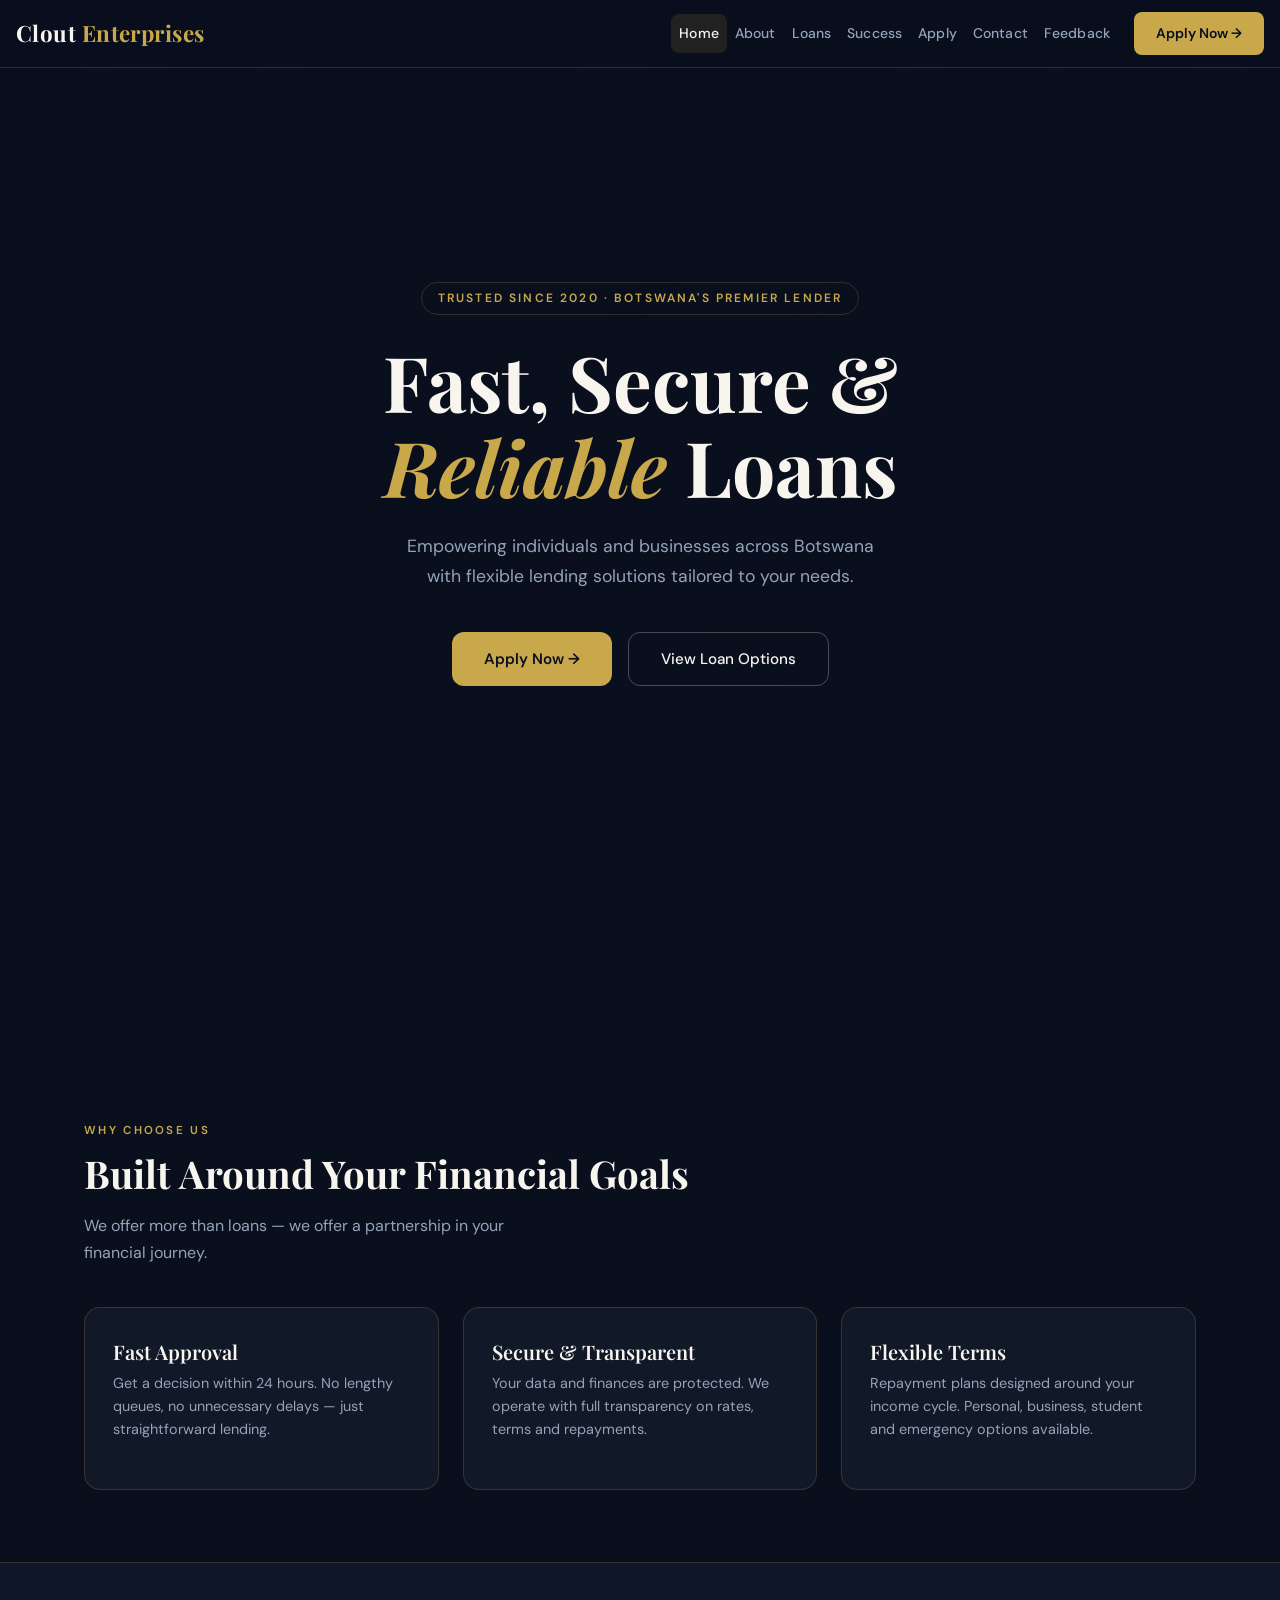
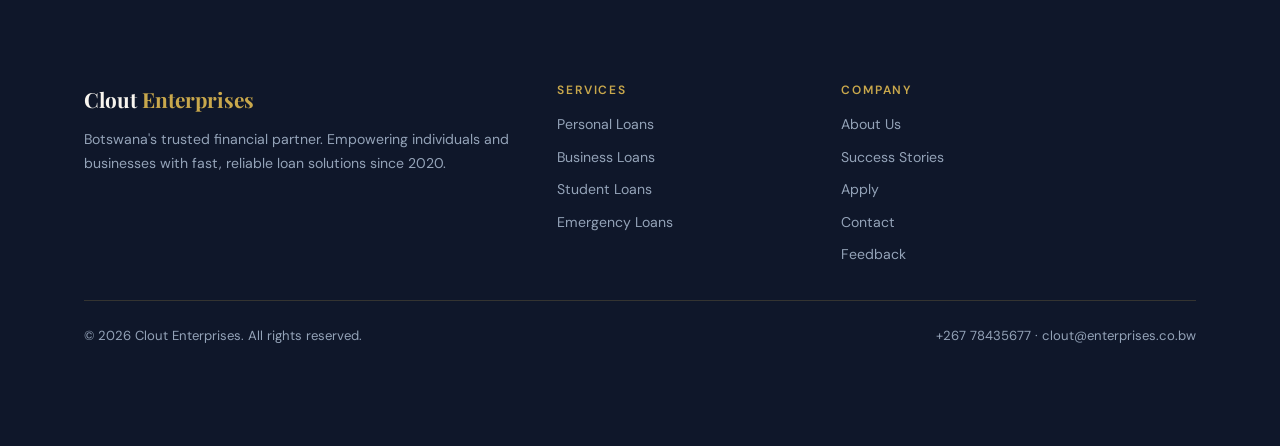
<file: index.html>
<!DOCTYPE html>
<html lang="en">
<head>
  <meta charset="UTF-8">
  <meta name="viewport" content="width=device-width, initial-scale=1.0">
  <title>Clout Enterprises — Financial Freedom Starts Here</title>
  <link href="https://cdn.jsdelivr.net/npm/bootstrap@5.3.3/dist/css/bootstrap.min.css" rel="stylesheet">
  <link rel="stylesheet" href="style.css">
</head>
<body>

<!-- NAVBAR -->
<nav class="navbar navbar-expand-lg">
  <div class="container-fluid px-3">
    <a href="index.html" class="navbar-brand">Clout <span>Enterprises</span></a>
    <button class="navbar-toggler" type="button" data-bs-toggle="collapse" data-bs-target="#navMenu" aria-controls="navMenu" aria-expanded="false" aria-label="Toggle navigation">
      <span class="navbar-toggler-icon"></span>
    </button>
    <div class="collapse navbar-collapse" id="navMenu">
      <div class="navbar-nav ms-auto">
        <a href="index.html" class="nav-link active">Home</a>
        <a href="about.html" class="nav-link">About</a>
        <a href="loan.html" class="nav-link">Loans</a>
        <a href="success.html" class="nav-link">Success</a>
        <a href="apply.html" class="nav-link">Apply</a>
        <a href="contact.html" class="nav-link">Contact</a>
        <a href="feedback.html" class="nav-link">Feedback</a>
      </div>
      <a href="apply.html" class="nav-cta ms-3">Apply Now →</a>
    </div>
  </div>
</nav>

<main>
  <!-- HERO SECTION -->
  <section class="hero">
    <video autoplay muted loop playsinline class="hero-video">
  <source src="hero-video.mp4" type="video/mp4">
</video>
    <div class="hero-overlay"></div>
    <div class="hero-content">
      <div class="hero-eyebrow"> Trusted Since 2020 · Botswana's Premier Lender</div>
      <h1>Fast, Secure &amp;<br><em>Reliable</em> Loans</h1>
      <p>Empowering individuals and businesses across Botswana with flexible lending solutions tailored to your needs.</p>
      <div class="hero-actions">
        <a href="apply.html" class="btn-primary">Apply Now →</a>
        <a href="loan.html" class="btn-outline">View Loan Options</a>
      </div>
    </div>
  </section>

  <!-- STATS STRIP -->
  <div class="hero-stats">
    <div class="container-fluid px-2">
      <div class="row g-0 justify-content-center text-center">
        <div class="col-6 col-md-3 stat-item">
          <span class="stat-num">2,400+</span>
          <span class="stat-label">Clients Served</span>
        </div>
        <div class="col-6 col-md-3 stat-item">
          <span class="stat-num">P50K</span>
          <span class="stat-label">Max Loan Amount</span>
        </div>
        <div class="col-6 col-md-3 stat-item">
          <span class="stat-num">24hr</span>
          <span class="stat-label">Fast Approval</span>
        </div>
        <div class="col-6 col-md-3 stat-item">
          <span class="stat-num">98%</span>
          <span class="stat-label">Satisfaction Rate</span>
        </div>
      </div>
    </div>
  </div>

  <!-- WHY US -->
  <div class="container">
    <div class="section-label">Why Choose Us</div>
    <h2 class="section-title">Built Around Your Financial Goals</h2>
    <p class="section-sub">We offer more than loans — we offer a partnership in your financial journey.</p>

    <div class="row g-4 mt-2">
      <div class="col-12 col-md-4">
        <div class="card fade-up h-100">
          <h3>Fast Approval</h3>
          <p>Get a decision within 24 hours. No lengthy queues, no unnecessary delays — just straightforward lending.</p>
        </div>
      </div>
      <div class="col-12 col-md-4">
        <div class="card fade-up-2 h-100">
          <h3>Secure &amp; Transparent</h3>
          <p>Your data and finances are protected. We operate with full transparency on rates, terms and repayments.</p>
        </div>
      </div>
      <div class="col-12 col-md-4">
        <div class="card fade-up-3 h-100">
          <h3>Flexible Terms</h3>
          <p>Repayment plans designed around your income cycle. Personal, business, student and emergency options available.</p>
        </div>
      </div>
    </div>
  </div>

</main>

<!-- FOOTER -->
<footer class="footer">
  <div class="container">
    <div class="row g-4 mb-4">
      <div class="col-12 col-md-5">
        <div class="footer-brand">Clout <span>Enterprises</span></div>
        <p class="footer-desc">Botswana's trusted financial partner. Empowering individuals and businesses with fast, reliable loan solutions since 2020.</p>
      </div>
      <div class="col-6 col-md-3 footer-col">
        <h5>Services</h5>
        <a href="loan.html">Personal Loans</a>
        <a href="loan.html">Business Loans</a>
        <a href="loan.html">Student Loans</a>
        <a href="loan.html">Emergency Loans</a>
      </div>
      <div class="col-6 col-md-4 footer-col">
        <h5>Company</h5>
        <a href="about.html">About Us</a>
        <a href="success.html">Success Stories</a>
        <a href="apply.html">Apply</a>
        <a href="contact.html">Contact</a>
        <a href="feedback.html">Feedback</a>
      </div>
    </div>
    <div class="footer-bottom">
      <span>© 2026 Clout Enterprises. All rights reserved.</span>
      <span>+267 78435677 · clout@enterprises.co.bw</span>
    </div>
  </div>
</footer>

<script src="https://cdn.jsdelivr.net/npm/bootstrap@5.3.3/dist/js/bootstrap.bundle.min.js"></script>
</body>
</html>
</file>
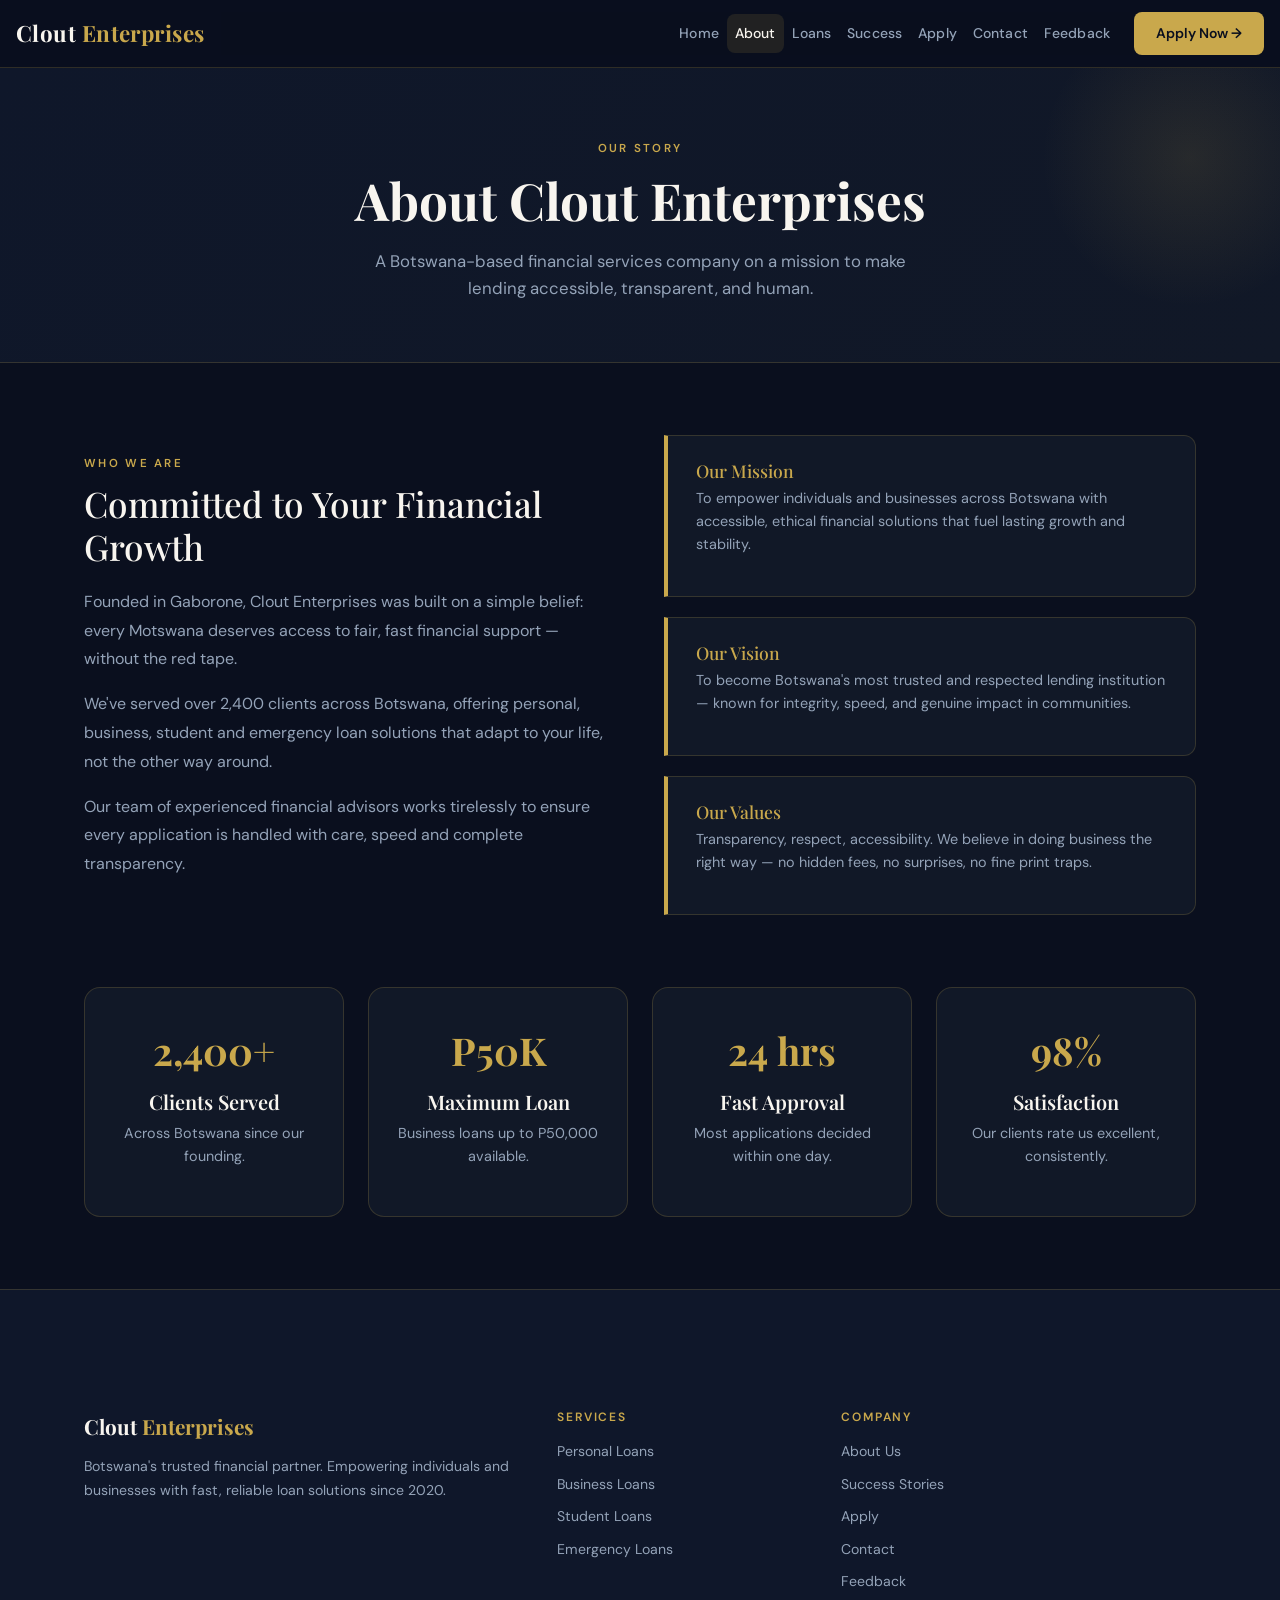
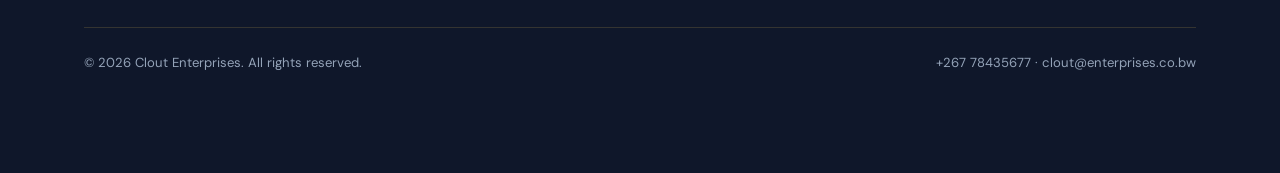
<file: about.html>
<!DOCTYPE html>
<html lang="en">
<head>
  <meta charset="UTF-8">
  <meta name="viewport" content="width=device-width, initial-scale=1.0">
  <title>About — Clout Enterprises</title>
  <link href="https://cdn.jsdelivr.net/npm/bootstrap@5.3.3/dist/css/bootstrap.min.css" rel="stylesheet">
  <link rel="stylesheet" href="style.css">
</head>
<body>

<nav class="navbar navbar-expand-lg">
  <div class="container-fluid px-3">
    <a href="index.html" class="navbar-brand">Clout <span>Enterprises</span></a>
    <button class="navbar-toggler" type="button" data-bs-toggle="collapse" data-bs-target="#navMenu">
      <span class="navbar-toggler-icon"></span>
    </button>
    <div class="collapse navbar-collapse" id="navMenu">
      <div class="navbar-nav ms-auto">
        <a href="index.html" class="nav-link">Home</a>
        <a href="about.html" class="nav-link active">About</a>
        <a href="loan.html" class="nav-link">Loans</a>
        <a href="success.html" class="nav-link">Success</a>
        <a href="apply.html" class="nav-link">Apply</a>
        <a href="contact.html" class="nav-link">Contact</a>
        <a href="feedback.html" class="nav-link">Feedback</a>
      </div>
      <a href="apply.html" class="nav-cta ms-3">Apply Now →</a>
    </div>
  </div>
</nav>

<main>
  <div class="page-hero">
    <div class="eyebrow">Our Story</div>
    <h1>About Clout Enterprises</h1>
    <p>A Botswana-based financial services company on a mission to make lending accessible, transparent, and human.</p>
  </div>

  <div class="container">

    <!-- WHO WE ARE -->
    <div class="row g-5 align-items-center mb-5">
      <div class="col-12 col-lg-6 about-text fade-up">
        <div class="section-label">Who We Are</div>
        <h2>Committed to Your Financial Growth</h2>
        <p>Founded in Gaborone, Clout Enterprises was built on a simple belief: every Motswana deserves access to fair, fast financial support — without the red tape.</p>
        <p>We've served over 2,400 clients across Botswana, offering personal, business, student and emergency loan solutions that adapt to your life, not the other way around.</p>
        <p>Our team of experienced financial advisors works tirelessly to ensure every application is handled with care, speed and complete transparency.</p>
      </div>
      <div class="col-12 col-lg-6 fade-up-2">
        <div class="about-pillars">
          <div class="pillar">
            <h4>Our Mission</h4>
            <p>To empower individuals and businesses across Botswana with accessible, ethical financial solutions that fuel lasting growth and stability.</p>
          </div>
          <div class="pillar">
            <h4>Our Vision</h4>
            <p>To become Botswana's most trusted and respected lending institution — known for integrity, speed, and genuine impact in communities.</p>
          </div>
          <div class="pillar">
            <h4>Our Values</h4>
            <p>Transparency, respect, accessibility. We believe in doing business the right way — no hidden fees, no surprises, no fine print traps.</p>
          </div>
        </div>
      </div>
    </div>

    <!-- STATS -->
    <div class="row g-4" style="margin-top: 40px;">
      <div class="col-6 col-md-3">
        <div class="card text-center h-100">
          <div style="font-family:var(--ff-display);font-size:2.4rem;color:var(--gold);font-weight:700;">2,400+</div>
          <h3 style="margin-top:8px;">Clients Served</h3>
          <p>Across Botswana since our founding.</p>
        </div>
      </div>
      <div class="col-6 col-md-3">
        <div class="card text-center h-100">
          <div style="font-family:var(--ff-display);font-size:2.4rem;color:var(--gold);font-weight:700;">P50K</div>
          <h3 style="margin-top:8px;">Maximum Loan</h3>
          <p>Business loans up to P50,000 available.</p>
        </div>
      </div>
      <div class="col-6 col-md-3">
        <div class="card text-center h-100">
          <div style="font-family:var(--ff-display);font-size:2.4rem;color:var(--gold);font-weight:700;">24 hrs</div>
          <h3 style="margin-top:8px;">Fast Approval</h3>
          <p>Most applications decided within one day.</p>
        </div>
      </div>
      <div class="col-6 col-md-3">
        <div class="card text-center h-100">
          <div style="font-family:var(--ff-display);font-size:2.4rem;color:var(--gold);font-weight:700;">98%</div>
          <h3 style="margin-top:8px;">Satisfaction</h3>
          <p>Our clients rate us excellent, consistently.</p>
        </div>
      </div>
    </div>

  </div>
</main>

<!--FOOTER-->
<footer class="footer">
  <div class="container">
    <div class="row g-4 mb-4">
      <div class="col-12 col-md-5">
        <div class="footer-brand">Clout <span>Enterprises</span></div>
        <p class="footer-desc">Botswana's trusted financial partner. Empowering individuals and businesses with fast, reliable loan solutions since 2020.</p>
      </div>
      <div class="col-6 col-md-3 footer-col">
        <h5>Services</h5>
        <a href="loan.html">Personal Loans</a>
        <a href="loan.html">Business Loans</a>
        <a href="loan.html">Student Loans</a>
        <a href="loan.html">Emergency Loans</a>
      </div>
      <div class="col-6 col-md-4 footer-col">
        <h5>Company</h5>
        <a href="about.html">About Us</a>
        <a href="success.html">Success Stories</a>
        <a href="apply.html">Apply</a>
        <a href="contact.html">Contact</a>
        <a href="feedback.html">Feedback</a>
      </div>
    </div>
    <div class="footer-bottom">
      <span>© 2026 Clout Enterprises. All rights reserved.</span>
      <span>+267 78435677 · clout@enterprises.co.bw</span>
    </div>
  </div>
</footer>

<script src="https://cdn.jsdelivr.net/npm/bootstrap@5.3.3/dist/js/bootstrap.bundle.min.js"></script>
</body>
</html>
</file>
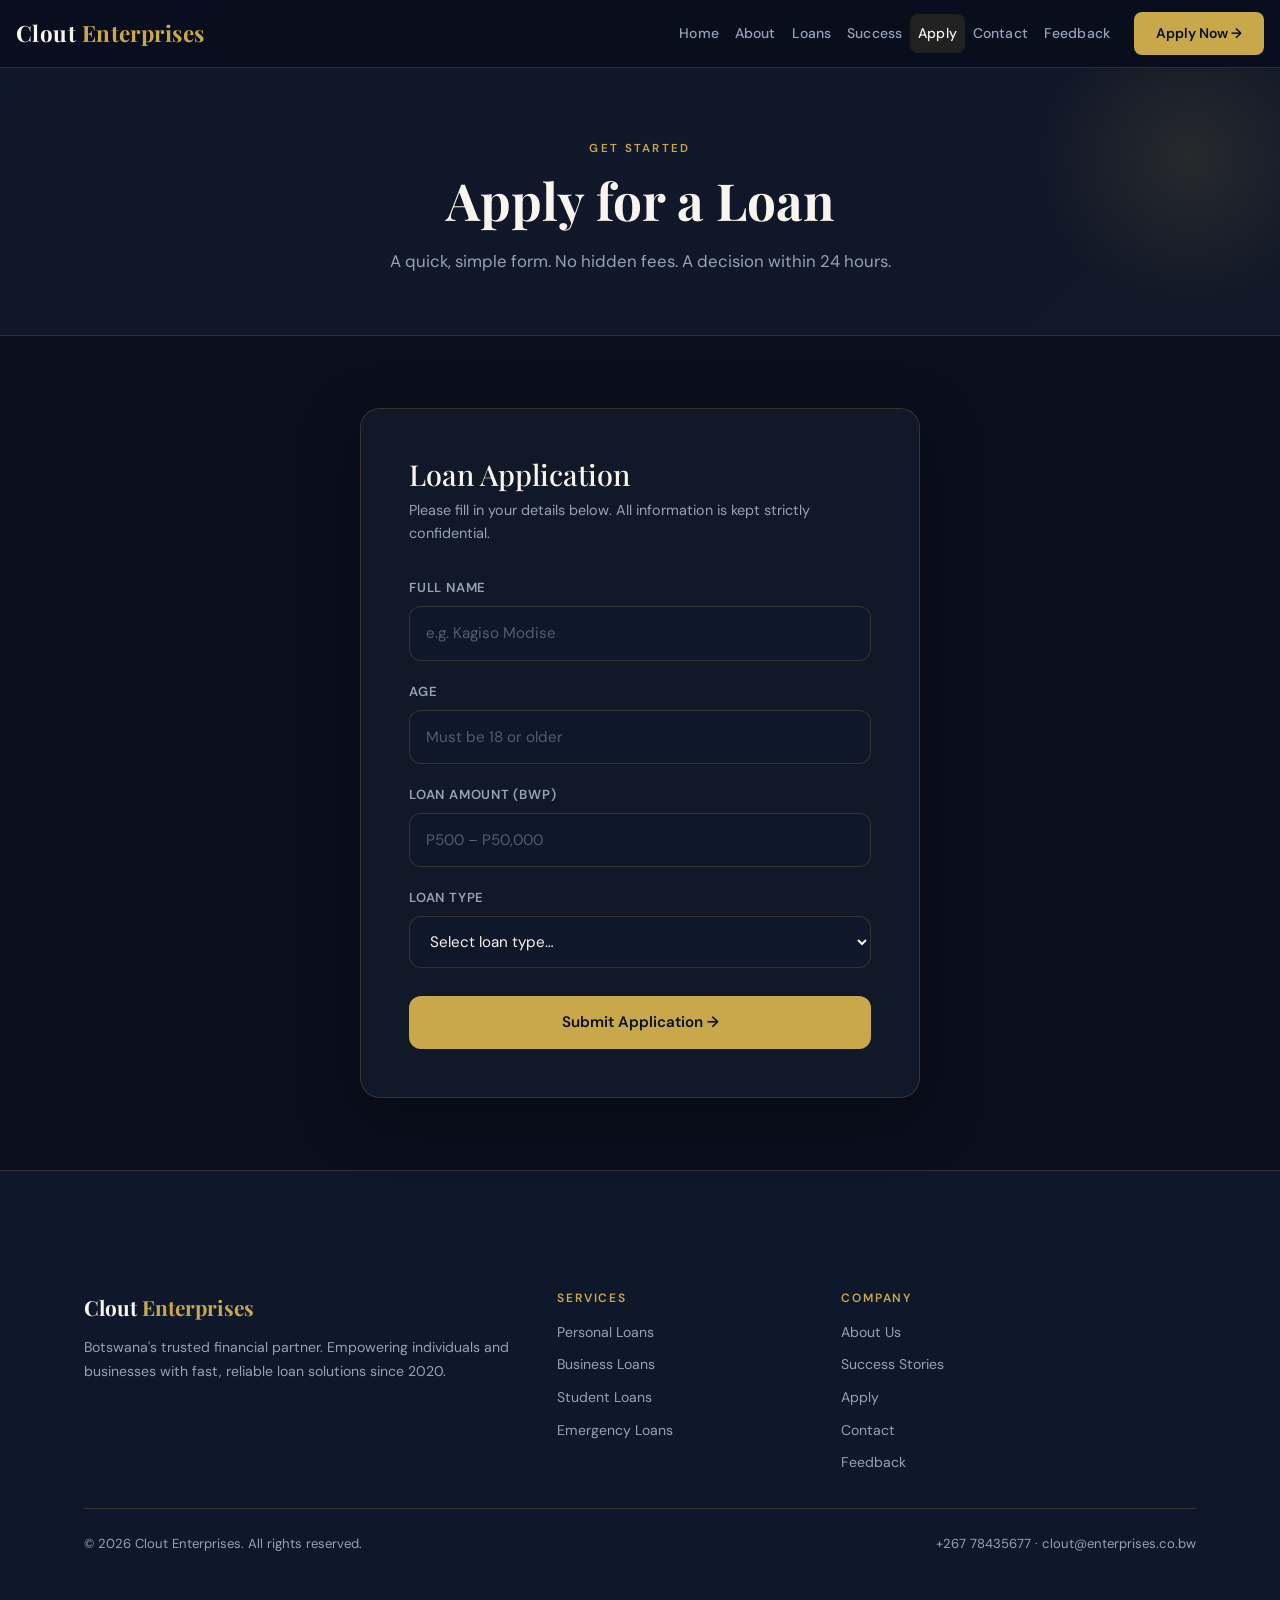
<file: apply.html>
<!DOCTYPE html>
<html lang="en">
<head>
  <meta charset="UTF-8">
  <meta name="viewport" content="width=device-width, initial-scale=1.0">
  <title>Apply — Clout Enterprises</title>
  <link href="https://cdn.jsdelivr.net/npm/bootstrap@5.3.3/dist/css/bootstrap.min.css" rel="stylesheet">
  <link rel="stylesheet" href="style.css">
</head>
<body>

<nav class="navbar navbar-expand-lg">
  <div class="container-fluid px-3">
    <a href="index.html" class="navbar-brand">Clout <span>Enterprises</span></a>
    <button class="navbar-toggler" type="button" data-bs-toggle="collapse" data-bs-target="#navMenu">
      <span class="navbar-toggler-icon"></span>
    </button>
    <div class="collapse navbar-collapse" id="navMenu">
      <div class="navbar-nav ms-auto">
        <a href="index.html" class="nav-link">Home</a>
        <a href="about.html" class="nav-link">About</a>
        <a href="loan.html" class="nav-link">Loans</a>
        <a href="success.html" class="nav-link">Success</a>
        <a href="apply.html" class="nav-link active">Apply</a>
        <a href="contact.html" class="nav-link">Contact</a>
        <a href="feedback.html" class="nav-link">Feedback</a>
      </div>
      <a href="apply.html" class="nav-cta ms-3">Apply Now →</a>
    </div>
  </div>
</nav>

<div class="page-hero">
  <div class="eyebrow">Get Started</div>
  <h1>Apply for a Loan</h1>
  <p>A quick, simple form. No hidden fees. A decision within 24 hours.</p>
</div>


<div class="container" style="max-width:640px;">
  <div class="form-card fade-up">
    <h2>Loan Application</h2>
    <p class="sub">Please fill in your details below. All information is kept strictly confidential.</p>

    <form id="loanForm">
      <div class="form-group">
        <label for="name">Full Name</label>
        <input type="text" id="name" placeholder="e.g. Kagiso Modise" required>
      </div>
      <div class="form-group">
        <label for="age">Age</label>
        <input type="number" id="age" placeholder="Must be 18 or older" min="18" required>
      </div>
      <div class="form-group">
        <label for="amount">Loan Amount (BWP)</label>
        <input type="number" id="amount" placeholder="P500 – P50,000" min="500" max="50000" required>
      </div>
      <div class="form-group">
        <label for="loanType">Loan Type</label>
        <select id="loanType">
          <option value="">Select loan type…</option>
          <option value="personal">Personal Loan (up to P20,000)</option>
          <option value="business">Business Loan (up to P50,000)</option>
          <option value="student">Student Loan (up to P10,000)</option>
          <option value="emergency">Emergency Loan (up to P30,000)</option>
        </select>
      </div>
      <button type="submit" class="btn-primary form-submit">Submit Application →</button>
    </form>

    <p id="msg"></p>
  </div>
</div>

<footer class="footer">
  <div class="container">
    <div class="row g-4 mb-4">
      <div class="col-12 col-md-5">
        <div class="footer-brand">Clout <span>Enterprises</span></div>
        <p class="footer-desc">Botswana's trusted financial partner. Empowering individuals and businesses with fast, reliable loan solutions since 2020.</p>
      </div>
      <div class="col-6 col-md-3 footer-col">
        <h5>Services</h5>
        <a href="loan.html">Personal Loans</a>
        <a href="loan.html">Business Loans</a>
        <a href="loan.html">Student Loans</a>
        <a href="loan.html">Emergency Loans</a>
      </div>
      <div class="col-6 col-md-4 footer-col">
        <h5>Company</h5>
        <a href="about.html">About Us</a>
        <a href="success.html">Success Stories</a>
        <a href="apply.html">Apply</a>
        <a href="contact.html">Contact</a>
        <a href="feedback.html">Feedback</a>
      </div>
    </div>
    <div class="footer-bottom">
      <span>© 2026 Clout Enterprises. All rights reserved.</span>
      <span>+267 78435677 · clout@enterprises.co.bw</span>
    </div>
  </div>
</footer>

<script src="https://cdn.jsdelivr.net/npm/bootstrap@5.3.3/dist/js/bootstrap.bundle.min.js"></script>
<script>
document.getElementById("loanForm").addEventListener("submit", async (e) => {
  e.preventDefault();
  const msg = document.getElementById("msg");
  msg.className = "";
  msg.style.display = "none";

  const age = document.getElementById("age").value;
  const amount = document.getElementById("amount").value;
  const name = document.getElementById("name").value;

  if (age < 18) {
    msg.textContent = "You must be 18 or older to apply.";
    msg.className = "error";
    return;
  }
  if (amount < 500 || amount > 50000) {
    msg.textContent = "Loan amount must be between P500 and P50,000.";
    msg.className = "error";
    return;
  }

  try {
    const res = await fetch("http://localhost:3000/apply", {
      method: "POST",
      headers: { "Content-Type": "application/json" },
      body: JSON.stringify({ name, age, amount })
    });
    const data = await res.json();
    if (data.message) {
      msg.textContent = "✓ " + data.message;
      msg.className = "success";
      e.target.reset();
    } else {
      msg.textContent = data.error;
      msg.className = "error";
    }
  } catch {
    msg.textContent = "Unable to connect to server. Please try again.";
    msg.className = "error";
  }
});
</script>
</body>
</html>
</file>
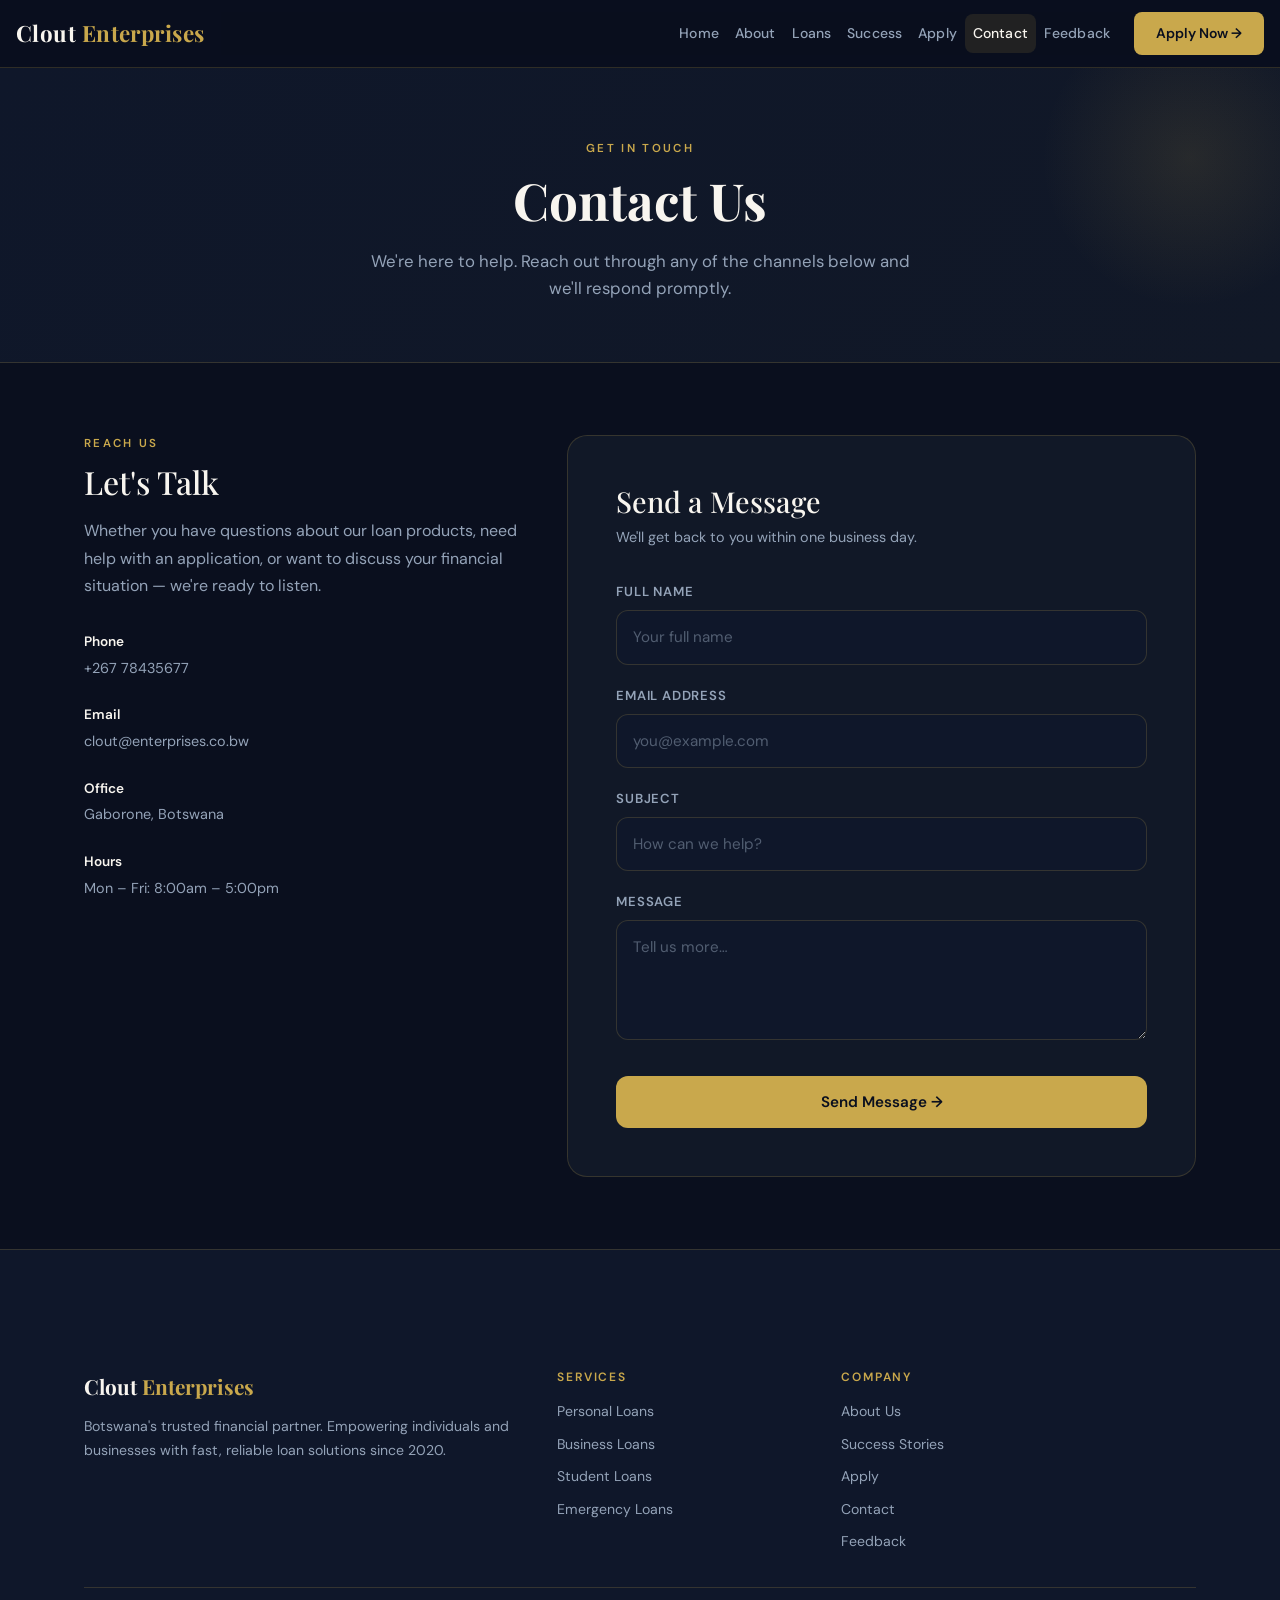
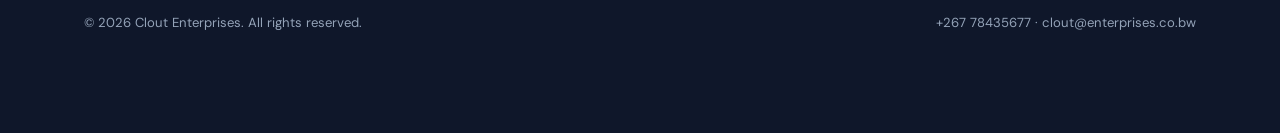
<file: contact.html>
<!DOCTYPE html>
<html lang="en">
<head>
  <meta charset="UTF-8">
  <meta name="viewport" content="width=device-width, initial-scale=1.0">
  <title>Contact — Clout Enterprises</title>
  <link href="https://cdn.jsdelivr.net/npm/bootstrap@5.3.3/dist/css/bootstrap.min.css" rel="stylesheet">
  <link rel="stylesheet" href="style.css">
</head>
<body>

<nav class="navbar navbar-expand-lg">
  <div class="container-fluid px-3">
    <a href="index.html" class="navbar-brand">Clout <span>Enterprises</span></a>
    <button class="navbar-toggler" type="button" data-bs-toggle="collapse" data-bs-target="#navMenu">
      <span class="navbar-toggler-icon"></span>
    </button>
    <div class="collapse navbar-collapse" id="navMenu">
      <div class="navbar-nav ms-auto">
        <a href="index.html" class="nav-link">Home</a>
        <a href="about.html" class="nav-link">About</a>
        <a href="loan.html" class="nav-link">Loans</a>
        <a href="success.html" class="nav-link">Success</a>
        <a href="apply.html" class="nav-link">Apply</a>
        <a href="contact.html" class="nav-link active">Contact</a>
        <a href="feedback.html" class="nav-link">Feedback</a>
      </div>
      <a href="apply.html" class="nav-cta ms-3">Apply Now →</a>
    </div>
  </div>
</nav>

<div class="page-hero">
  <div class="eyebrow">Get In Touch</div>
  <h1>Contact Us</h1>
  <p>We're here to help. Reach out through any of the channels below and we'll respond promptly.</p>
</div>

<div class="container">
  <!-- Flexible: info left + form right on desktop, stacked on mobile -->
  <div class="row g-5 align-items-start">

    <div class="col-12 col-lg-5 contact-info fade-up">
      <div class="section-label">Reach Us</div>
      <h2>Let's Talk</h2>
      <p>Whether you have questions about our loan products, need help with an application, or want to discuss your financial situation — we're ready to listen.</p>

      <div class="contact-item">
        <div class="contact-item-text">
          <strong>Phone</strong>
          <span>+267 78435677</span>
        </div>
      </div>
      <div class="contact-item">
        <div class="contact-item-text">
          <strong>Email</strong>
          <span>clout@enterprises.co.bw</span>
        </div>
      </div>
      <div class="contact-item">

        <div class="contact-item-text">
          <strong>Office</strong>
          <span>Gaborone, Botswana</span>
        </div>
      </div>
      <div class="contact-item">
        <div class="contact-item-text">
          <strong>Hours</strong>
          <span>Mon – Fri: 8:00am – 5:00pm</span>
        </div>
      </div>
    </div>

    <div class="col-12 col-lg-7 fade-up-2">
      <div class="form-card" style="max-width:100%; box-shadow:none; border:1px solid var(--border);">
        <h2>Send a Message</h2>
        <p class="sub">We'll get back to you within one business day.</p>
        <form id="contactForm">
          <div class="form-group">
            <label for="cname">Full Name</label>
            <input type="text" id="cname" placeholder="Your full name" required>
          </div>
          <div class="form-group">
            <label for="cemail">Email Address</label>
            <input type="email" id="cemail" placeholder="you@example.com" required>
          </div>
          <div class="form-group">
            <label for="subject">Subject</label>
            <input type="text" id="subject" placeholder="How can we help?">
          </div>
          <div class="form-group">
            <label for="message">Message</label>
            <textarea id="message" placeholder="Tell us more…" required></textarea>
          </div>
          <button type="submit" class="btn-primary form-submit">Send Message →</button>
        </form>
        <p id="msg"></p>
      </div>
    </div>

  </div>
</div>

<footer class="footer">
  <div class="container">
    <div class="row g-4 mb-4">
      <div class="col-12 col-md-5">
        <div class="footer-brand">Clout <span>Enterprises</span></div>
        <p class="footer-desc">Botswana's trusted financial partner. Empowering individuals and businesses with fast, reliable loan solutions since 2020.</p>
      </div>
      <div class="col-6 col-md-3 footer-col">
        <h5>Services</h5>
        <a href="loan.html">Personal Loans</a>
        <a href="loan.html">Business Loans</a>
        <a href="loan.html">Student Loans</a>
        <a href="loan.html">Emergency Loans</a>
      </div>
      <div class="col-6 col-md-4 footer-col">
        <h5>Company</h5>
        <a href="about.html">About Us</a>
        <a href="success.html">Success Stories</a>
        <a href="apply.html">Apply</a>
        <a href="contact.html">Contact</a>
        <a href="feedback.html">Feedback</a>
      </div>
    </div>
    <div class="footer-bottom">
      <span>© 2026 Clout Enterprises. All rights reserved.</span>
      <span>+267 78435677 · clout@enterprises.co.bw</span>
    </div>
  </div>
</footer>

<script src="https://cdn.jsdelivr.net/npm/bootstrap@5.3.3/dist/js/bootstrap.bundle.min.js"></script>
<script>
document.getElementById("contactForm").addEventListener("submit", (e) => {
  e.preventDefault();
  const msg = document.getElementById("msg");
  msg.textContent = "✓ Message sent! We'll be in touch within one business day.";
  msg.className = "success";
  e.target.reset();
});
</script>
</body>
</html>
</file>
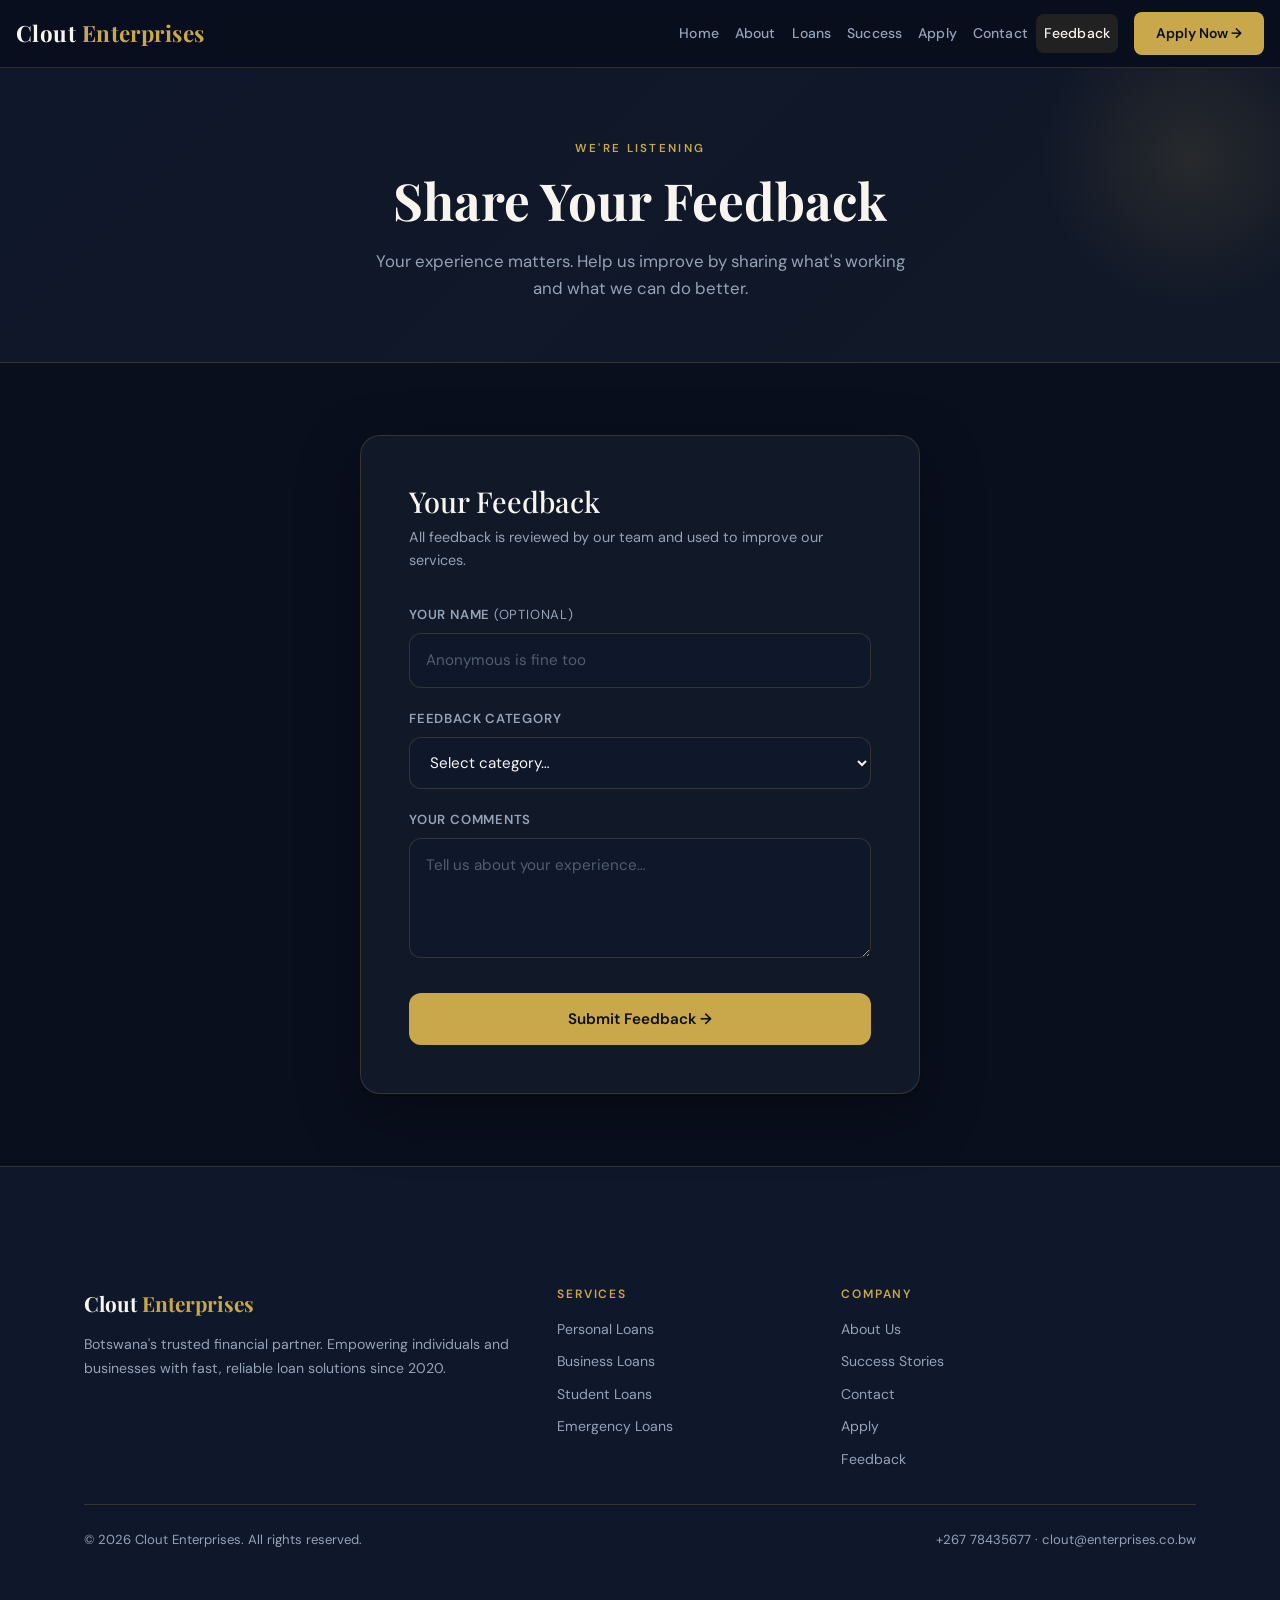
<file: feedback.html>
<!DOCTYPE html>
<html lang="en">
<head>
  <meta charset="UTF-8">
  <meta name="viewport" content="width=device-width, initial-scale=1.0">
  <title>Feedback — Clout Enterprises</title>
  <link href="https://cdn.jsdelivr.net/npm/bootstrap@5.3.3/dist/css/bootstrap.min.css" rel="stylesheet">
  <link rel="stylesheet" href="style.css">
</head>
<body>

<nav class="navbar navbar-expand-lg">
  <div class="container-fluid px-3">
    <a href="index.html" class="navbar-brand">Clout <span>Enterprises</span></a>
    <button class="navbar-toggler" type="button" data-bs-toggle="collapse" data-bs-target="#navMenu">
      <span class="navbar-toggler-icon"></span>
    </button>
    <div class="collapse navbar-collapse" id="navMenu">
      <div class="navbar-nav ms-auto">
        <a href="index.html" class="nav-link">Home</a>
        <a href="about.html" class="nav-link">About</a>
        <a href="loan.html" class="nav-link">Loans</a>
        <a href="success.html" class="nav-link">Success</a>
        <a href="apply.html" class="nav-link">Apply</a>
        <a href="contact.html" class="nav-link">Contact</a>
        <a href="feedback.html" class="nav-link active">Feedback</a>
      </div>
      <a href="apply.html" class="nav-cta ms-3">Apply Now →</a>
    </div>
  </div>
</nav>

<div class="page-hero">
  <div class="eyebrow">We're Listening</div>
  <h1>Share Your Feedback</h1>
  <p>Your experience matters. Help us improve by sharing what's working and what we can do better.</p>
</div>

<div class="container" style="max-width:660px;">
  <div class="form-card fade-up">
    <h2>Your Feedback</h2>
    <p class="sub">All feedback is reviewed by our team and used to improve our services.</p>

    <form id="feedbackForm">
      <div class="form-group">
        <label for="fname">Your Name <span style="color:var(--muted);font-weight:400;">(optional)</span></label>
        <input type="text" id="fname" placeholder="Anonymous is fine too">
      </div>


      <div class="form-group">
        <label for="category">Feedback Category</label>
        <select id="category">
          <option value="">Select category…</option>
          <option value="service">Customer Service</option>
          <option value="process">Application Process</option>
          <option value="rates">Loan Rates &amp; Terms</option>
          <option value="speed">Processing Speed</option>
          <option value="other">Other</option>
        </select>
      </div>

      <div class="form-group">
        <label for="comments">Your Comments</label>
        <textarea id="comments" placeholder="Tell us about your experience…" required></textarea>
      </div>

      <button type="submit" class="btn-primary form-submit">Submit Feedback →</button>
    </form>
    <p id="msg"></p>
  </div>
</div>

<footer class="footer">
  <div class="container">
    <div class="row g-4 mb-4">
      <div class="col-12 col-md-5">
        <div class="footer-brand">Clout <span>Enterprises</span></div>
        <p class="footer-desc">Botswana's trusted financial partner. Empowering individuals and businesses with fast, reliable loan solutions since 2020.</p>
      </div>
      <div class="col-6 col-md-3 footer-col">
        <h5>Services</h5>
        <a href="loan.html">Personal Loans</a>
        <a href="loan.html">Business Loans</a>
        <a href="loan.html">Student Loans</a>
        <a href="loan.html">Emergency Loans</a>
      </div>
      <div class="col-6 col-md-4 footer-col">
        <h5>Company</h5>
        <a href="about.html">About Us</a>
        <a href="success.html">Success Stories</a>
        <a href="contact.html">Contact</a>
        <a href="apply.html">Apply</a>
        <a href="feedback.html">Feedback</a>
      </div>
    </div>
    <div class="footer-bottom">
      <span>© 2026 Clout Enterprises. All rights reserved.</span>
      <span>+267 78435677 · clout@enterprises.co.bw</span>
    </div>
  </div>
</footer>

<script src="https://cdn.jsdelivr.net/npm/bootstrap@5.3.3/dist/js/bootstrap.bundle.min.js"></script>

</body>
</html>
</file>
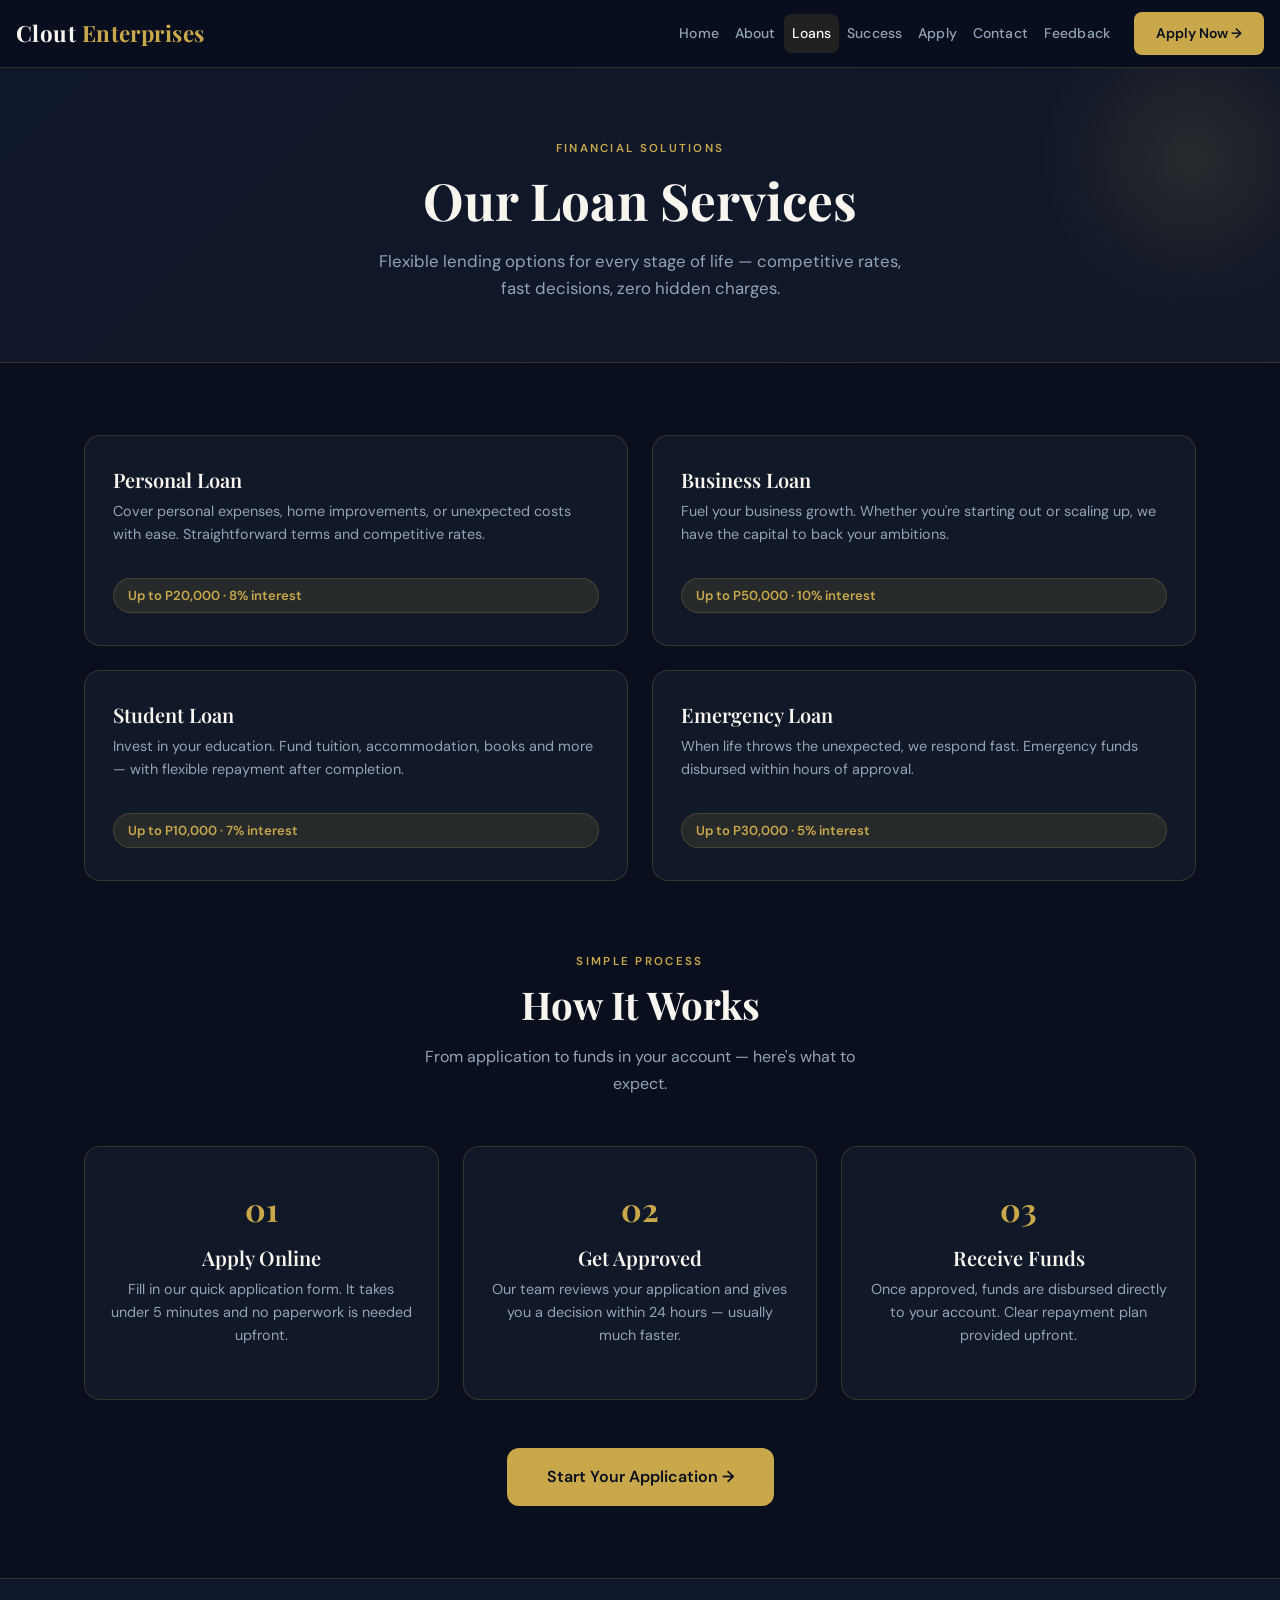
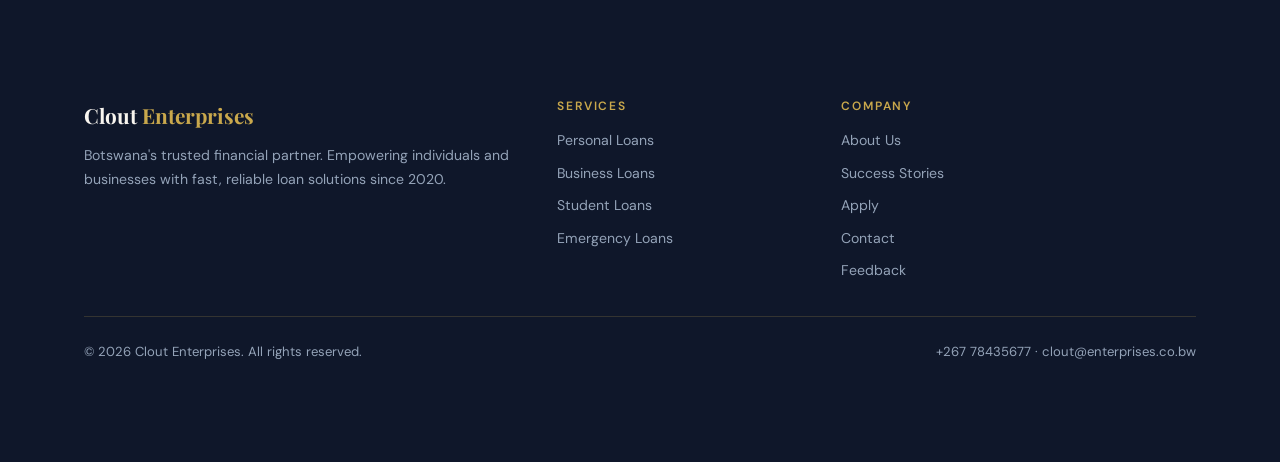
<file: loan.html>
<!DOCTYPE html>
<html lang="en">
<head>
  <meta charset="UTF-8">
  <meta name="viewport" content="width=device-width, initial-scale=1.0">
  <title>Loan Services — Clout Enterprises</title>
  <link href="https://cdn.jsdelivr.net/npm/bootstrap@5.3.3/dist/css/bootstrap.min.css" rel="stylesheet">
  <link rel="stylesheet" href="style.css">
</head>
<body>

<nav class="navbar navbar-expand-lg">
  <div class="container-fluid px-3">
    <a href="index.html" class="navbar-brand">Clout <span>Enterprises</span></a>
    <button class="navbar-toggler" type="button" data-bs-toggle="collapse" data-bs-target="#navMenu">
      <span class="navbar-toggler-icon"></span>
    </button>
    <div class="collapse navbar-collapse" id="navMenu">
      <div class="navbar-nav ms-auto">
        <a href="index.html" class="nav-link">Home</a>
        <a href="about.html" class="nav-link">About</a>
        <a href="loan.html" class="nav-link active">Loans</a>
        <a href="success.html" class="nav-link">Success</a>
        <a href="apply.html" class="nav-link">Apply</a>
        <a href="contact.html" class="nav-link">Contact</a>
        <a href="feedback.html" class="nav-link">Feedback</a>
      </div>
      <a href="apply.html" class="nav-cta ms-3">Apply Now →</a>
    </div>
  </div>
</nav>

<div class="page-hero">
  <div class="eyebrow">Financial Solutions</div>
  <h1>Our Loan Services</h1>
  <p>Flexible lending options for every stage of life — competitive rates, fast decisions, zero hidden charges.</p>
</div>

<div class="container">

  <!-- LOAN CARDS -->
  <div class="row g-4">
    <div class="col-12 col-md-6">
      <div class="card fade-up h-100">
        <h3>Personal Loan</h3>
        <p>Cover personal expenses, home improvements, or unexpected costs with ease. Straightforward terms and competitive rates.</p>
        <span class="amount-badge">Up to P20,000 · 8% interest</span>
      </div>
    </div>
    <div class="col-12 col-md-6">
      <div class="card fade-up-2 h-100">
        <h3>Business Loan</h3>
        <p>Fuel your business growth. Whether you're starting out or scaling up, we have the capital to back your ambitions.</p>
        <span class="amount-badge">Up to P50,000 · 10% interest</span>
      </div>
    </div>
    <div class="col-12 col-md-6">
      <div class="card fade-up h-100">
        <h3>Student Loan</h3>
        <p>Invest in your education. Fund tuition, accommodation, books and more — with flexible repayment after completion.</p>
        <span class="amount-badge">Up to P10,000 · 7% interest</span>
      </div>
    </div>
    <div class="col-12 col-md-6">
      <div class="card fade-up-2 h-100">
        <h3>Emergency Loan</h3>
        <p>When life throws the unexpected, we respond fast. Emergency funds disbursed within hours of approval.</p>
        <span class="amount-badge">Up to P30,000 · 5% interest</span>
      </div>
    </div>
  </div>

  <!-- HOW IT WORKS -->
  <div class="text-center mt-5 pt-4">
    <div class="section-label">Simple Process</div>
    <h2 class="section-title">How It Works</h2>
    <p class="section-sub mx-auto mb-5">From application to funds in your account — here's what to expect.</p>

    <div class="row g-4">
      <div class="col-12 col-md-4">
        <div class="card h-100" style="text-align:center; padding:36px 24px;">
          <div style="font-family:var(--ff-display);font-size:2rem;color:var(--gold);font-weight:700;margin-bottom:12px;">01</div>
          <h3>Apply Online</h3>
          <p>Fill in our quick application form. It takes under 5 minutes and no paperwork is needed upfront.</p>
        </div>
      </div>
      <div class="col-12 col-md-4">
        <div class="card h-100" style="text-align:center; padding:36px 24px;">
          <div style="font-family:var(--ff-display);font-size:2rem;color:var(--gold);font-weight:700;margin-bottom:12px;">02</div>
          <h3>Get Approved</h3>
          <p>Our team reviews your application and gives you a decision within 24 hours — usually much faster.</p>
        </div>
      </div>
      <div class="col-12 col-md-4">
        <div class="card h-100" style="text-align:center; padding:36px 24px;">
          <div style="font-family:var(--ff-display);font-size:2rem;color:var(--gold);font-weight:700;margin-bottom:12px;">03</div>
          <h3>Receive Funds</h3>
          <p>Once approved, funds are disbursed directly to your account. Clear repayment plan provided upfront.</p>
        </div>
      </div>
    </div>
  </div>

  <div class="text-center mt-5">
    <a href="apply.html" class="btn-primary" style="font-size:1rem; padding:16px 40px;">Start Your Application →</a>
  </div>

</div>

<footer class="footer">
  <div class="container">
    <div class="row g-4 mb-4">
      <div class="col-12 col-md-5">
        <div class="footer-brand">Clout <span>Enterprises</span></div>
        <p class="footer-desc">Botswana's trusted financial partner. Empowering individuals and businesses with fast, reliable loan solutions since 2020.</p>
      </div>
      <div class="col-6 col-md-3 footer-col">
        <h5>Services</h5>
        <a href="loan.html">Personal Loans</a>
        <a href="loan.html">Business Loans</a>
        <a href="loan.html">Student Loans</a>
        <a href="loan.html">Emergency Loans</a>
      </div>
      <div class="col-6 col-md-4 footer-col">
        <h5>Company</h5>
        <a href="about.html">About Us</a>
        <a href="success.html">Success Stories</a>
        <a href="apply.html">Apply</a>
        <a href="contact.html">Contact</a>
        <a href="feedback.html">Feedback</a>
      </div>
    </div>
    <div class="footer-bottom">
      <span>© 2026 Clout Enterprises. All rights reserved.</span>
      <span>+267 78435677 · clout@enterprises.co.bw</span>
    </div>
  </div>
</footer>

<script src="https://cdn.jsdelivr.net/npm/bootstrap@5.3.3/dist/js/bootstrap.bundle.min.js"></script>
</body>
</html>
</file>
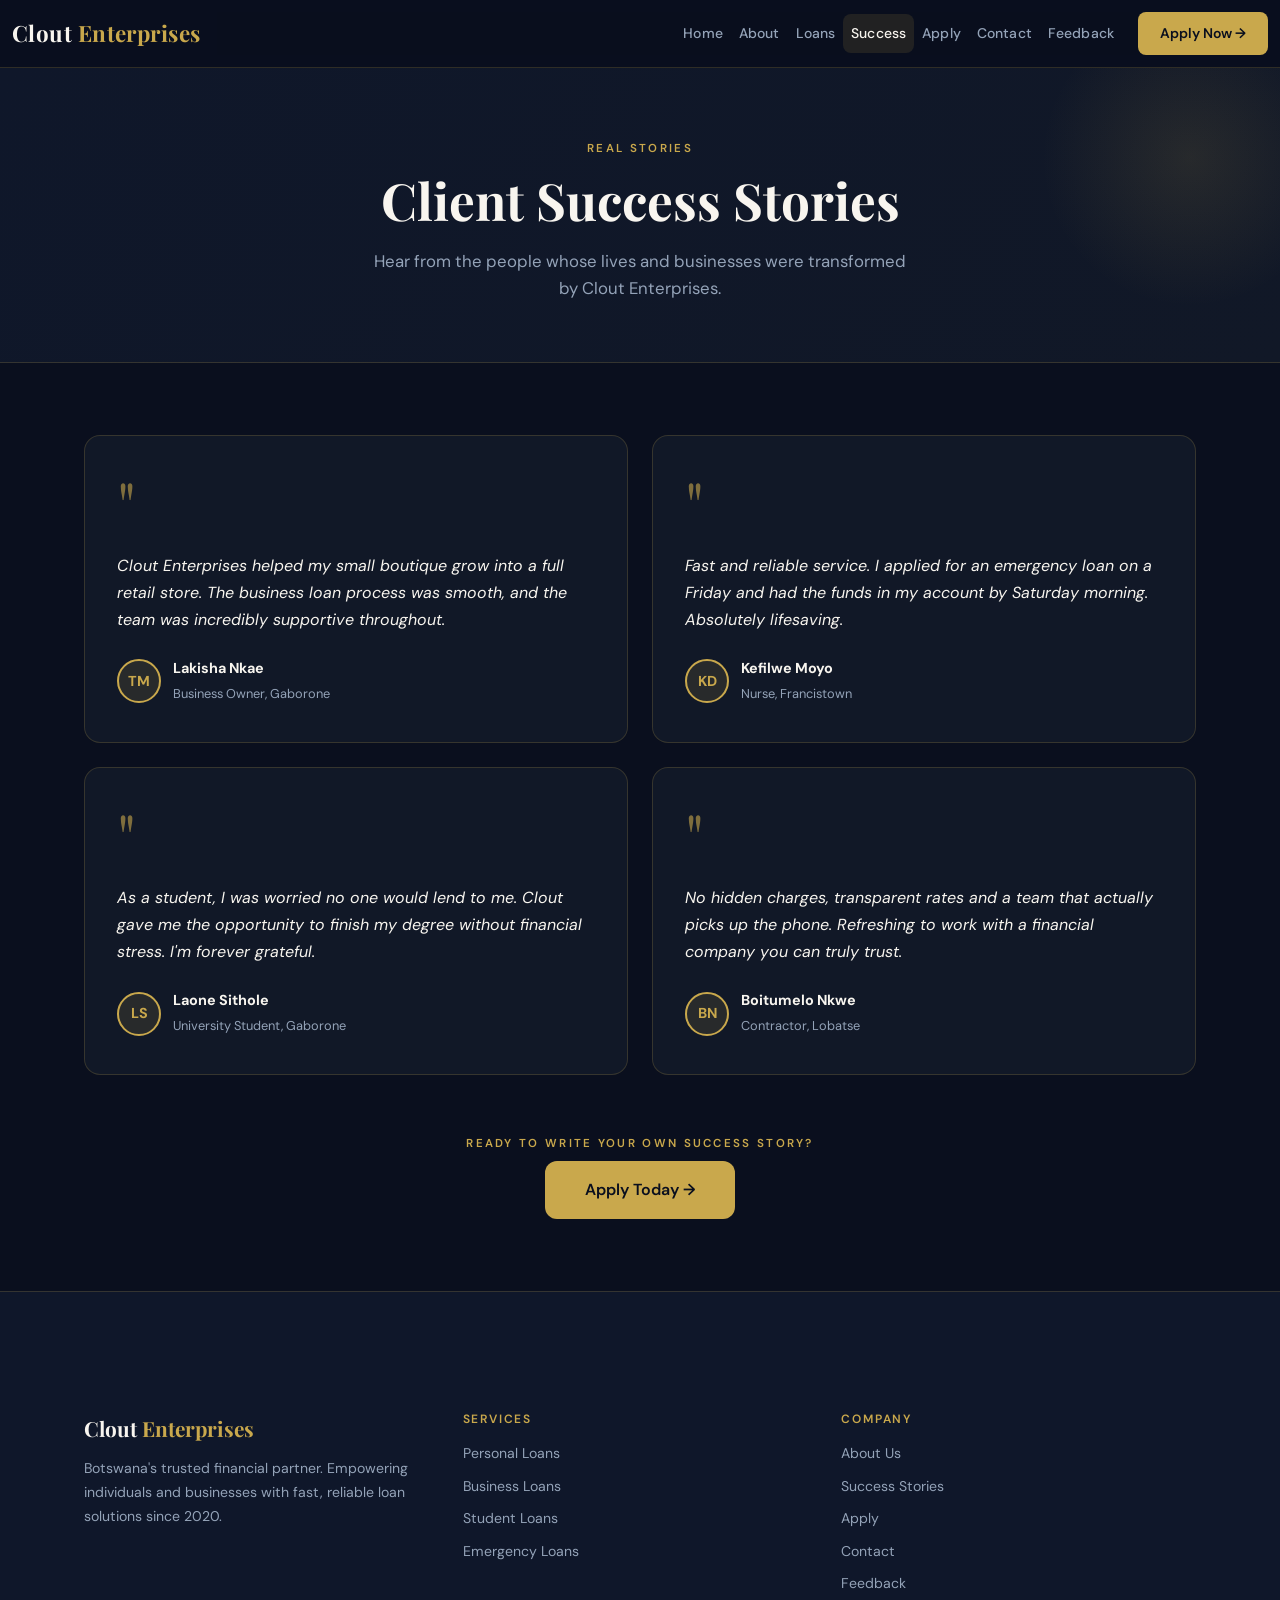
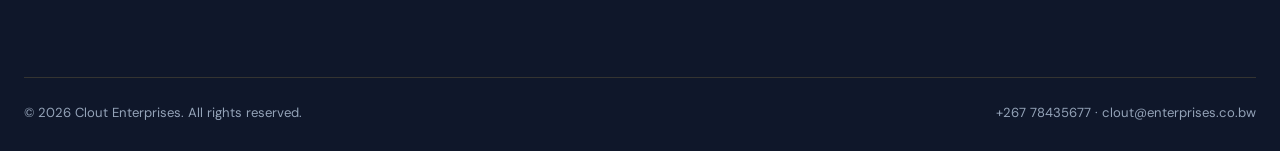
<file: success.html>
<!DOCTYPE html>
<html lang="en">
<head>
  <meta charset="UTF-8">
  <meta name="viewport" content="width=device-width, initial-scale=1.0">
  <title>Client Success — Clout Enterprises</title>
  <link href="https://cdn.jsdelivr.net/npm/bootstrap@5.3.3/dist/css/bootstrap.min.css" rel="stylesheet">
  <link rel="stylesheet" href="style.css">
</head>
<body>

<nav class="navbar navbar-expand-lg">
  <div class="container-fluid">
    <a href="index.html" class="navbar-brand">Clout <span>Enterprises</span></a>
    <button class="navbar-toggler" type="button" data-bs-toggle="collapse" data-bs-target="#navMenu">
      <span class="navbar-toggler-icon"></span>
    </button>
    <div class="collapse navbar-collapse" id="navMenu">
      <div class="navbar-nav ms-auto">
        <a href="index.html" class="nav-link">Home</a>
        <a href="about.html" class="nav-link">About</a>
        <a href="loan.html" class="nav-link">Loans</a>
        <a href="success.html" class="nav-link active">Success</a>
        <a href="apply.html" class="nav-link">Apply</a>
        <a href="contact.html" class="nav-link">Contact</a>
        <a href="feedback.html" class="nav-link">Feedback</a>
      </div>
      <a href="apply.html" class="nav-cta ms-3">Apply Now →</a>
    </div>
  </div>
</nav>

<div class="page-hero">
  <div class="eyebrow">Real Stories</div>
  <h1>Client Success Stories</h1>
  <p>Hear from the people whose lives and businesses were transformed by Clout Enterprises.</p>
</div>

<div class="container">
  <div class="row g-4">
    <div class="col-12 col-md-6">
      <div class="testimonial-card fade-up">
        <div class="quote-mark">"</div>
        <blockquote>Clout Enterprises helped my small boutique grow into a full retail store. The business loan process was smooth, and the team was incredibly supportive throughout.</blockquote>
        <div class="author">
          <div class="author-avatar">TM</div>
          <div class="author-info">
            <strong>Lakisha Nkae</strong>
            <span>Business Owner, Gaborone</span>
          </div>
        </div>
      </div>
    </div>

    <div class="col-12 col-md-6">
      <div class="testimonial-card fade-up-2">
        <div class="quote-mark">"</div>
        <blockquote>Fast and reliable service. I applied for an emergency loan on a Friday and had the funds in my account by Saturday morning. Absolutely lifesaving.</blockquote>
        <div class="author">
          <div class="author-avatar">KD</div>
          <div class="author-info">
            <strong>Kefilwe Moyo</strong>
            <span>Nurse, Francistown</span>
          </div>
        </div>
      </div>
    </div>

    <div class="col-12 col-md-6">
      <div class="testimonial-card fade-up">
        <div class="quote-mark">"</div>
        <blockquote>As a student, I was worried no one would lend to me. Clout gave me the opportunity to finish my degree without financial stress. I'm forever grateful.</blockquote>
        <div class="author">
          <div class="author-avatar">LS</div>
          <div class="author-info">
            <strong>Laone Sithole</strong>
            <span>University Student, Gaborone</span>
          </div>
        </div>
      </div>
    </div>

    <div class="col-12 col-md-6">
      <div class="testimonial-card fade-up-2">
        <div class="quote-mark">"</div>
        <blockquote>No hidden charges, transparent rates and a team that actually picks up the phone. Refreshing to work with a financial company you can truly trust.</blockquote>
        <div class="author">
          <div class="author-avatar">BN</div>
          <div class="author-info">
            <strong>Boitumelo Nkwe</strong>
            <span>Contractor, Lobatse</span>
          </div>
        </div>
      </div>
    </div>
  </div>

  <div style="text-align:center; margin-top:60px;">
    <div class="section-label" style="margin-bottom:8px;">Ready to write your own success story?</div>
    <a href="apply.html" class="btn-primary" style="font-size:1rem; padding:16px 40px;">Apply Today →</a>
  </div>
</div>

<footer class="footer">
  <div class="container">
    <div class="row g-4 footer-grid">
      <div class="col-12 col-md-4">
        <div class="footer-brand">Clout <span>Enterprises</span></div>
        <p class="footer-desc">Botswana's trusted financial partner. Empowering individuals and businesses with fast, reliable loan solutions since 2020.</p>
      </div>
      <div class="col-6 col-md-4 footer-col">
        <h5>Services</h5>
        <a href="loan.html">Personal Loans</a>
        <a href="loan.html">Business Loans</a>
        <a href="loan.html">Student Loans</a>
        <a href="loan.html">Emergency Loans</a>
      </div>
      <div class="col-6 col-md-4 footer-col">
        <h5>Company</h5>
        <a href="about.html">About Us</a>
        <a href="success.html">Success Stories</a>
        <a href="apply.html">Apply</a>
        <a href="contact.html">Contact</a>
        <a href="feedback.html">Feedback</a>
      </div>
    </div>
  </div>
  <div class="footer-bottom">
    <span>© 2026 Clout Enterprises. All rights reserved.</span>
    <span>+267 78435677 · clout@enterprises.co.bw</span>
  </div>
</footer>

<script src="https://cdn.jsdelivr.net/npm/bootstrap@5.3.3/dist/js/bootstrap.bundle.min.js"></script>
</body>
</html>
</file>
<file: style.css>
/* ============================================================
   CLOUT ENTERPRISES — Global Stylesheet
   Aesthetic: Luxury Financial / Dark Navy + Gold Accent
   Updated: Bootstrap 5 compatible + Fully Responsive
   ============================================================ */

@import url('https://fonts.googleapis.com/css2?family=Playfair+Display:wght@400;600;700&family=DM+Sans:wght@300;400;500;600&display=swap');

/* ── RESET ── */
*, *::before, *::after {
  margin: 0;
  padding: 0;
  box-sizing: border-box;
}

/* ── TOKENS ── */
:root {
  --navy:        #0a0f1e;
  --navy-2:      #0f172a;
  --navy-3:      #1e293b;
  --gold:        #c9a84c;
  --gold-light:  #e6c878;
  --gold-dim:    rgba(201, 168, 76, 0.12);
  --white:       #f8f5ef;
  --muted:       #94a3b8;
  --surface:     #111827;
  --surface-2:   #1a2436;
  --border:      rgba(201,168,76,0.2);
  --radius:      12px;
  --shadow:      0 20px 60px rgba(0,0,0,0.35);
  --ff-display:  'Playfair Display', Georgia, serif;
  --ff-body:     'DM Sans', sans-serif;
  --transition:  0.3s cubic-bezier(0.4, 0, 0.2, 1);
}

/* ── BASE ── */
html { scroll-behavior: smooth; }

body {
  font-family: var(--ff-body);
  background: var(--navy);
  color: var(--white);
  min-height: 100vh;
  display: flex;
  flex-direction: column;
  line-height: 1.6;
}

/* ── SCROLLBAR ── */
::-webkit-scrollbar { width: 6px; }
::-webkit-scrollbar-track { background: var(--navy-2); }
::-webkit-scrollbar-thumb { background: var(--gold); border-radius: 3px; }



/* Sticky wrapper for the nav */
.navbar {
  position: sticky;
  top: 0;
  z-index: 1030;
  background: rgba(10, 15, 30, 0.97);
  backdrop-filter: blur(12px);
  border-bottom: 1px solid var(--border);
  padding: 0 32px !;
  min-height: 68px;
}

.navbar-brand {
  font-family: var(--ff-display);
  font-size: 1.4rem;
  font-weight: 700;
  color: var(--white);
  letter-spacing: 0.02em;
  text-decoration: none;
}

.navbar-brand span {
  color: var(--gold);
}

/* Bootstrap nav-link overrides */
.navbar-nav .nav-link {
  color: var(--muted);
  font-size: 0.875rem;
  font-weight: 500;
  padding: 8px 14px;
  border-radius: 8px;
  transition: var(--transition);
  letter-spacing: 0.01em;
}

.navbar-nav .nav-link:hover,
.navbar-nav .nav-link.active {
  color: var(--white--);
  background: var(--gold-dim);
}

/* Hamburger icon color */
.navbar-toggler {
  border-color: var(--border);
}
.navbar-toggler-icon {
  filter: invert(1);
}

/* Collapsed menu background on mobile */
.navbar-collapse {
  background: rgba(10, 15, 30, 0.99);
}

@media (max-width: 991px) {
  .navbar-collapse {
    padding: 12px 0 16px;
    border-top: 1px solid var(--border);
    margin-top: 8px;
  }
  .navbar-nav .nav-link {
    padding: 10px 16px;
  }
  .nav-cta {
    margin: 12px 16px 4px;
    display: inline-block;
  }
}

.nav-cta {
  background: var(--gold);
  color: #0a0f1e;
  font-weight: 600;
  padding: 10px 22px;
  border-radius: 8px;
  font-size: 0.875rem;
  font-family: var(--ff-body);
  transition: var(--transition);
  text-decoration: none;
  display: inline-flex;
  align-items: center;
  gap: 6px;
  white-space: nowrap;
}

.nav-cta:hover {
  background: var(--gold-light);
  transform: translateY(-1px);
  box-shadow: 0 6px 20px rgba(201,168,76,0.3);
  color: #0a0f1e;
}

/* ═══════════════════════════════════════
   HERO
═══════════════════════════════════════ */
.hero {
  position: relative;
  min-height: calc(100vh - 68px);
  display: flex;
  align-items: center;
  justify-content: center;
  overflow: hidden;
  text-align: center;
}

.hero-video {
  position: absolute;
  inset: 0;
  width: 100%;
  height: 100%;
  object-fit: cover;
  z-index: 0;
}

.hero-overlay {
  position: absolute;
  inset: 0;
  background: linear-gradient(
    135deg,
    rgba(10,15,30,0.92) 0%,
    rgba(10,15,30,0.7) 50%,
    rgba(10,15,30,0.88) 100%
  );
  z-index: 1;
}

.hero-content {
  position: relative;
  z-index: 2;
  max-width: 760px;
  padding: 40px 24px;
  animation: fadeUp 0.9s ease both;
}

.hero-eyebrow {
  display: inline-flex;
  align-items: center;
  gap: 8px;
  font-size: 0.75rem;
  font-weight: 600;
  letter-spacing: 0.18em;
  text-transform: uppercase;
  color: var(--gold);
  margin-bottom: 24px;
  padding: 6px 16px;
  border: 1px solid var(--border);
  border-radius: 100px;
}

.hero-content h1 {
  font-family: var(--ff-display);
  font-size: clamp(2.2rem, 6vw, 5rem);
  font-weight: 700;
  line-height: 1.1;
  color: var(--white);
  margin-bottom: 24px;
}

.hero-content h1 em {
  font-style: italic;
  color: var(--gold);
}

.hero-content p {
  font-size: 1.1rem;
  color: var(--muted);
  max-width: 500px;
  margin: 0 auto 40px;
  line-height: 1.7;
}

.hero-actions {
  display: flex;
  gap: 16px;
  justify-content: center;
  flex-wrap: wrap;
}

/* ── STATS STRIP ── */
.hero-stats {
  position: relative;
  z-index: 2;
  padding: 28px 16px;
  border-top: 1px solid var(--border);
  background: rgba(10,15,30,0.85);
  backdrop-filter: blur(8px);
}

.stat-item { text-align: center; padding: 8px 16px; }

.stat-item .stat-num {
  font-family: var(--ff-display);
  font-size: 2rem;
  font-weight: 700;
  color: var(--gold);
  display: block;
}

.stat-item .stat-label {
  font-size: 0.8rem;
  color: var(--muted);
  letter-spacing: 0.08em;
  text-transform: uppercase;
}

/* ── BUTTONS ── */
.btn-primary {
  background: var(--gold);
  color: var(--navy);
  border: none;
  padding: 14px 32px;
  border-radius: var(--radius);
  font-family: var(--ff-body);
  font-weight: 600;
  font-size: 0.95rem;
  cursor: pointer;
  transition: var(--transition);
  display: inline-flex;
  align-items: center;
  gap: 8px;
  text-decoration: none;
}

.btn-primary:hover {
  background: var(--gold-light);
  transform: translateY(-2px);
  box-shadow: 0 8px 24px rgba(201,168,76,0.35);
  color: var(--navy);
}

.btn-outline {
  background: transparent;
  color: var(--white);
  border: 1px solid rgba(255,255,255,0.25);
  padding: 14px 32px;
  border-radius: var(--radius);
  font-family: var(--ff-body);
  font-weight: 500;
  font-size: 0.95rem;
  cursor: pointer;
  transition: var(--transition);
  display: inline-flex;
  align-items: center;
  gap: 8px;
  text-decoration: none;
}

.btn-outline:hover {
  border-color: var(--gold);
  color: var(--gold);
  transform: translateY(-2px);
}

/* ── PAGE HERO ── */
.page-hero {
  background: linear-gradient(135deg, var(--navy-2) 0%, var(--surface) 100%);
  border-bottom: 1px solid var(--border);
  padding: 72px 24px 60px;
  text-align: center;
  position: relative;
  overflow: hidden;
}

.page-hero::before {
  content: '';
  position: absolute;
  top: -60px;
  right: -60px;
  width: 300px;
  height: 300px;
  background: radial-gradient(circle, var(--gold-dim) 0%, transparent 70%);
  border-radius: 50%;
}

.page-hero .eyebrow {
  font-size: 0.72rem;
  letter-spacing: 0.2em;
  text-transform: uppercase;
  color: var(--gold);
  font-weight: 600;
  margin-bottom: 12px;
}

.page-hero h1 {
  font-family: var(--ff-display);
  font-size: clamp(2rem, 4vw, 3.2rem);
  font-weight: 700;
  color: var(--white);
  margin-bottom: 16px;
}

.page-hero p {
  color: var(--muted);
  font-size: 1.05rem;
  max-width: 540px;
  margin: auto;
}

/* ── CONTAINER ── */
.container {
  max-width: 1160px;
  margin: 0 auto;
  padding: 72px 24px;
  flex: 1;
  width: 100%;
}

.section-label {
  font-size: 0.72rem;
  letter-spacing: 0.2em;
  text-transform: uppercase;
  color: var(--gold);
  font-weight: 600;
  margin-bottom: 10px;
}

.section-title {
  font-family: var(--ff-display);
  font-size: clamp(1.8rem, 3vw, 2.6rem);
  font-weight: 700;
  color: var(--white);
  margin-bottom: 16px;
}

.section-sub {
  color: var(--muted);
  font-size: 1rem;
  max-width: 480px;
  line-height: 1.7;
}

/* ── GRID & CARDS ── */
.grid {
  display: grid;
  grid-template-columns: repeat(auto-fit, minmax(260px, 1fr));
  gap: 24px;
  margin-top: 40px;
}

.card {
  background: var(--surface);
  border: 1px solid var(--border);
  border-radius: 16px;
  padding: 32px 28px;
  transition: var(--transition);
  position: relative;
  overflow: hidden;
}

.card::before {
  content: '';
  position: absolute;
  top: 0; left: 0; right: 0;
  height: 3px;
  background: linear-gradient(90deg, var(--gold), var(--gold-light));
  opacity: 0;
  transition: var(--transition);
}

.card:hover {
  transform: translateY(-6px);
  border-color: var(--gold);
  box-shadow: 0 16px 40px rgba(201,168,76,0.12);
}

.card:hover::before { opacity: 1; }

.card-icon {
  width: 48px;
  height: 48px;
  background: var(--gold-dim);
  border-radius: 12px;
  display: flex;
  align-items: center;
  justify-content: center;
  margin-bottom: 20px;
  font-size: 1.4rem;
}

.card h3 {
  font-family: var(--ff-display);
  font-size: 1.25rem;
  font-weight: 600;
  color: var(--white);
  margin-bottom: 8px;
}

.card p {
  color: var(--muted);
  font-size: 0.9rem;
  line-height: 1.6;
}

.card .amount-badge {
  display: inline-block;
  margin-top: 16px;
  padding: 6px 14px;
  background: var(--gold-dim);
  border: 1px solid var(--border);
  border-radius: 100px;
  font-size: 0.82rem;
  font-weight: 600;
  color: var(--gold);
}

/* ── FORMS ── */
.form-card {
  background: var(--surface);
  border: 1px solid var(--border);
  border-radius: 20px;
  padding: 48px;
  max-width: 560px;
  margin: 0 auto;
  box-shadow: var(--shadow);
  width: 100%;
}

.form-card h2 {
  font-family: var(--ff-display);
  font-size: 1.8rem;
  margin-bottom: 8px;
  color: var(--white);
}

.form-card .sub {
  color: var(--muted);
  font-size: 0.9rem;
  margin-bottom: 32px;
}

.form-group { margin-bottom: 20px; }

.form-group label {
  display: block;
  font-size: 0.82rem;
  font-weight: 600;
  color: var(--muted);
  letter-spacing: 0.06em;
  text-transform: uppercase;
  margin-bottom: 8px;
}

.form-group input,
.form-group textarea,
.form-group select {
  width: 100%;
  padding: 14px 16px;
  background: var(--navy-2);
  border: 1px solid var(--border);
  border-radius: var(--radius);
  color: var(--white);
  font-family: var(--ff-body);
  font-size: 0.95rem;
  transition: var(--transition);
  outline: none;
}

.form-group input::placeholder,
.form-group textarea::placeholder {
  color: rgba(148,163,184,0.5);
}

.form-group input:focus,
.form-group textarea:focus,
.form-group select:focus {
  border-color: var(--gold);
  box-shadow: 0 0 0 3px rgba(201,168,76,0.12);
  background: var(--surface-2);
}

.form-group textarea {
  resize: vertical;
  min-height: 120px;
}

.form-submit { width: 100%; margin-top: 8px; justify-content: center; }

#msg {
  margin-top: 16px;
  padding: 12px 16px;
  border-radius: var(--radius);
  font-size: 0.9rem;
  font-weight: 500;
  display: none;
}

#msg.success {
  background: rgba(34, 197, 94, 0.1);
  border: 1px solid rgba(34, 197, 94, 0.3);
  color: #4ade80;
  display: block;
}

#msg.error {
  background: rgba(239, 68, 68, 0.1);
  border: 1px solid rgba(239, 68, 68, 0.3);
  color: #f87171;
  display: block;
}

/* ── ABOUT PAGE ── */
.about-text h2 {
  font-family: var(--ff-display);
  font-size: clamp(1.6rem, 3vw, 2.2rem);
  line-height: 1.2;
  color: var(--white);
  margin-bottom: 20px;
}

.about-text p {
  color: var(--muted);
  line-height: 1.8;
  margin-bottom: 16px;
}

.about-pillars {
  display: flex;
  flex-direction: column;
  gap: 20px;
}

.pillar {
  background: var(--surface);
  border: 1px solid var(--border);
  border-left: 4px solid var(--gold);
  border-radius: 0 var(--radius) var(--radius) 0;
  padding: 24px 28px;
}

.pillar h4 {
  font-family: var(--ff-display);
  font-size: 1.1rem;
  color: var(--gold);
  margin-bottom: 6px;
}

.pillar p {
  color: var(--muted);
  font-size: 0.9rem;
  line-height: 1.6;
}

/* ── CONTACT ── */
.contact-info h2 {
  font-family: var(--ff-display);
  font-size: clamp(1.6rem, 3vw, 2rem);
  color: var(--white);
  margin-bottom: 16px;
}

.contact-info p {
  color: var(--muted);
  line-height: 1.7;
  margin-bottom: 32px;
}

.contact-item {
  display: flex;
  align-items: flex-start;
  gap: 16px;
  margin-bottom: 24px;
}

.contact-icon {
  width: 44px;
  height: 44px;
  min-width: 44px;
  background: var(--gold-dim);
  border: 1px solid var(--border);
  border-radius: 12px;
  display: flex;
  align-items: center;
  justify-content: center;
  font-size: 1.1rem;
}

.contact-item-text strong {
  display: block;
  color: var(--white);
  font-size: 0.85rem;
  font-weight: 600;
  margin-bottom: 2px;
}

.contact-item-text span {
  color: var(--muted);
  font-size: 0.9rem;
}

/* ── SUCCESS ── */
.testimonial-card {
  background: var(--surface);
  border: 1px solid var(--border);
  border-radius: 16px;
  padding: 36px 32px;
  position: relative;
  transition: var(--transition);
  height: 100%;
}

.testimonial-card:hover {
  border-color: var(--gold);
  transform: translateY(-4px);
  box-shadow: 0 16px 40px rgba(201,168,76,0.1);
}

.testimonial-card .quote-mark {
  font-family: var(--ff-display);
  font-size: 4rem;
  color: var(--gold);
  line-height: 1;
  margin-bottom: 16px;
  opacity: 0.6;
}

.testimonial-card blockquote {
  color: var(--white);
  font-size: 1rem;
  line-height: 1.7;
  font-style: italic;
  margin-bottom: 24px;
}

.testimonial-card .author {
  display: flex;
  align-items: center;
  gap: 12px;
}

.author-avatar {
  width: 44px;
  height: 44px;
  border-radius: 50%;
  background: var(--gold-dim);
  border: 2px solid var(--gold);
  display: flex;
  align-items: center;
  justify-content: center;
  font-weight: 700;
  color: var(--gold);
  font-size: 0.9rem;
  flex-shrink: 0;
}

.author-info strong {
  display: block;
  color: var(--white);
  font-size: 0.9rem;
}

.author-info span {
  color: var(--muted);
  font-size: 0.8rem;
}

.stars { color: var(--gold); font-size: 0.85rem; margin-bottom: 16px; }

/* ── FOOTER ── */
.footer {
  background: var(--navy-2);
  border-top: 1px solid var(--border);
  padding: 48px 24px 28px;
  margin-top: auto;
}

.footer-brand {
  font-family: var(--ff-display);
  font-size: 1.3rem;
  font-weight: 700;
  color: var(--white);
  margin-bottom: 12px;
}

.footer-brand span { color: var(--gold); }

.footer-desc {
  color: var(--muted);
  font-size: 0.88rem;
  line-height: 1.7;
}

.footer-col h5 {
  font-size: 0.75rem;
  letter-spacing: 0.15em;
  text-transform: uppercase;
  color: var(--gold);
  font-weight: 600;
  margin-bottom: 16px;
}

.footer-col a {
  display: block;
  color: var(--muted);
  text-decoration: none;
  font-size: 0.88rem;
  margin-bottom: 10px;
  transition: var(--transition);
}

.footer-col a:hover { color: var(--white); }

.footer-bottom {
  border-top: 1px solid var(--border);
  padding-top: 24px;
  display: flex;
  justify-content: space-between;
  align-items: center;
  color: var(--muted);
  font-size: 0.82rem;
  flex-wrap: wrap;
  gap: 8px;
}

/* ═══════════════════════════════════════
   ANIMATIONS
═══════════════════════════════════════ */
@keyframes fadeUp {
  from { opacity: 0; transform: translateY(24px); }
  to   { opacity: 1; transform: translateY(0); }
}

.fade-up  { animation: fadeUp 0.7s ease both; }
.fade-up-2 { animation: fadeUp 0.7s 0.15s ease both; }
.fade-up-3 { animation: fadeUp 0.7s 0.30s ease both; }

/* ═══════════════════════════════════════
   RESPONSIVE MEDIA QUERIES
   (Bootstrap handles columns; these
    handle spacing, font, and layout)
═══════════════════════════════════════ */

/* Tablet — md breakpoint (768px) */
@media (max-width: 768px) {
  .container { padding: 48px 16px; }
  .page-hero { padding: 48px 16px 40px; }
  .form-card { padding: 28px 20px; }
  .footer { padding: 40px 16px 20px; }
  .footer-bottom { flex-direction: column; text-align: center; }
  .hero-stats { padding: 20px 16px; }
  .stat-item .stat-num { font-size: 1.5rem; }
  .navbar { padding: 0 16px; }
}

/* Mobile — sm breakpoint (576px) */
@media (max-width: 576px) {
  .hero-content h1 { font-size: 2rem; }
  .hero-content p  { font-size: 0.95rem; }
  .btn-primary, .btn-outline { padding: 12px 20px; font-size: 0.85rem; }
  .card { padding: 24px 18px; }
  .testimonial-card { padding: 24px 20px; }
  .pillar { padding: 18px 20px; }
  .form-card { padding: 24px 16px; }
  .page-hero { padding: 40px 16px 32px; }
}
</file>
